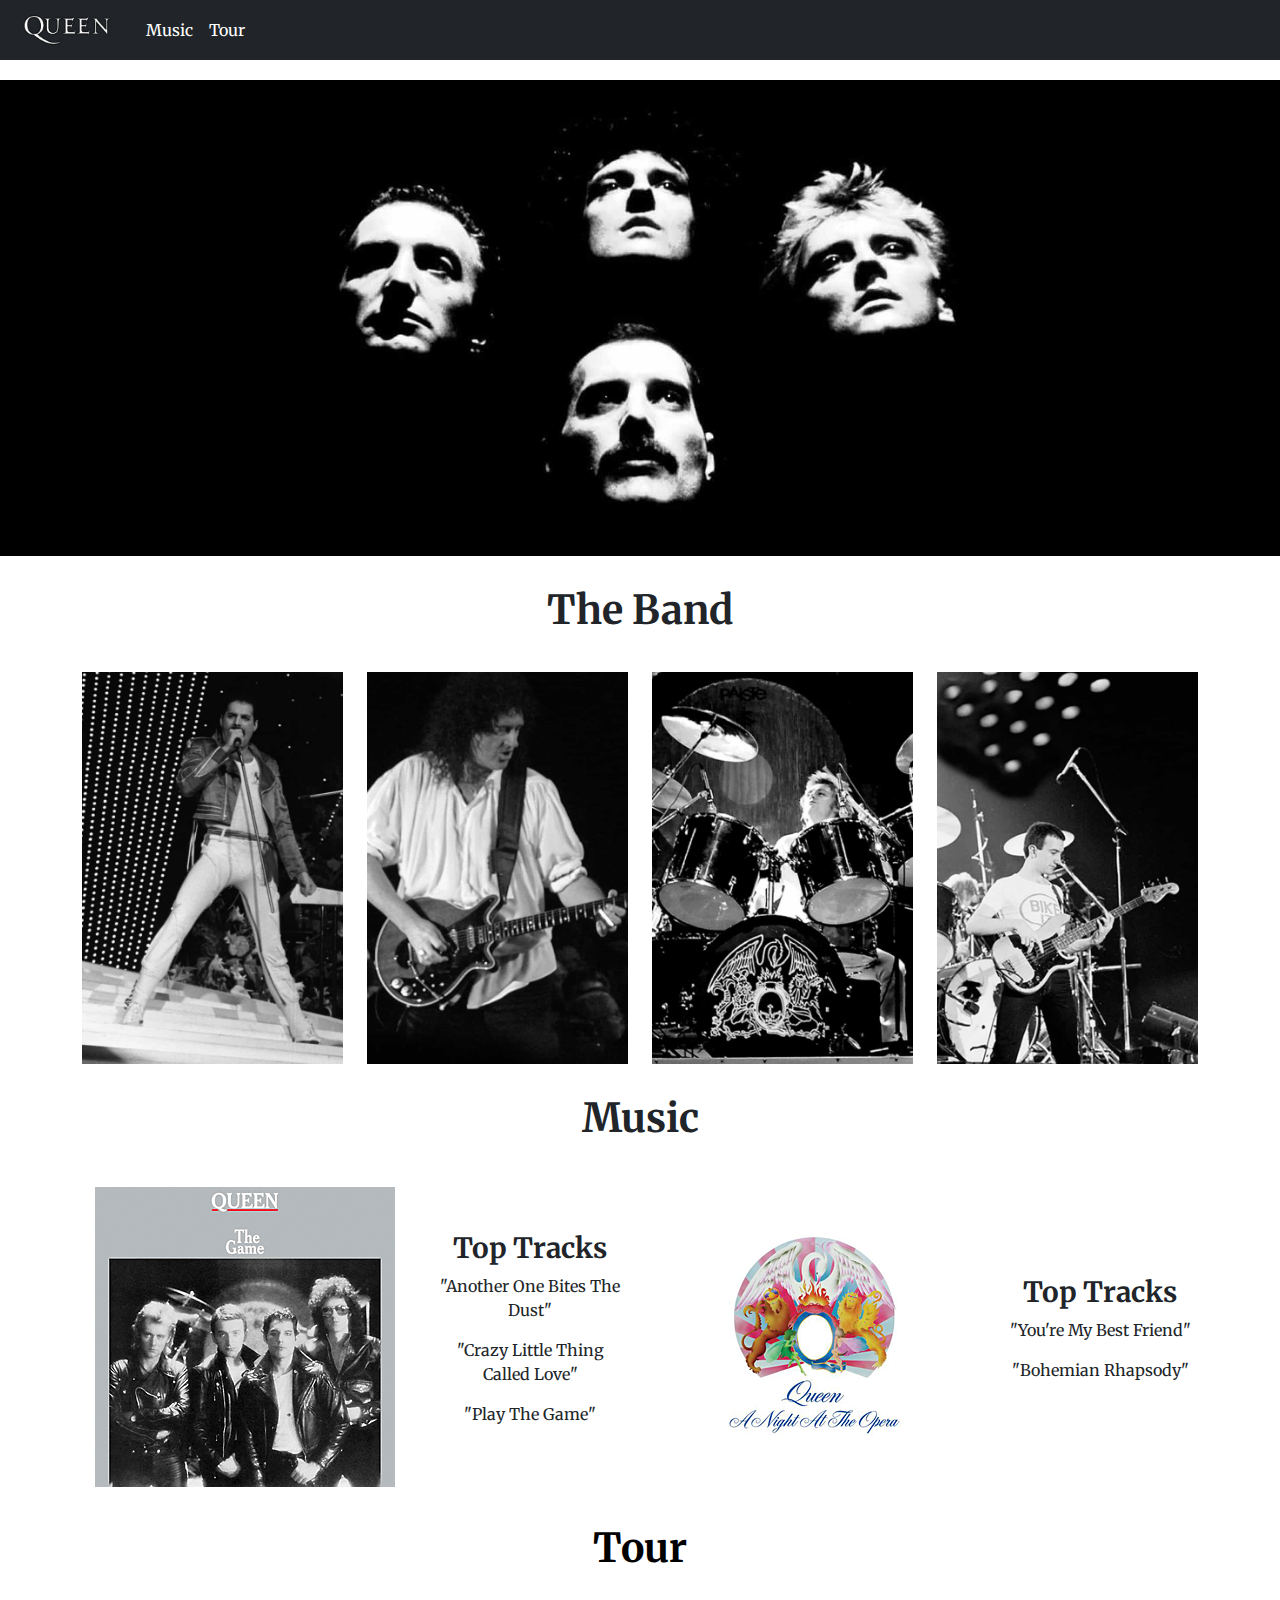
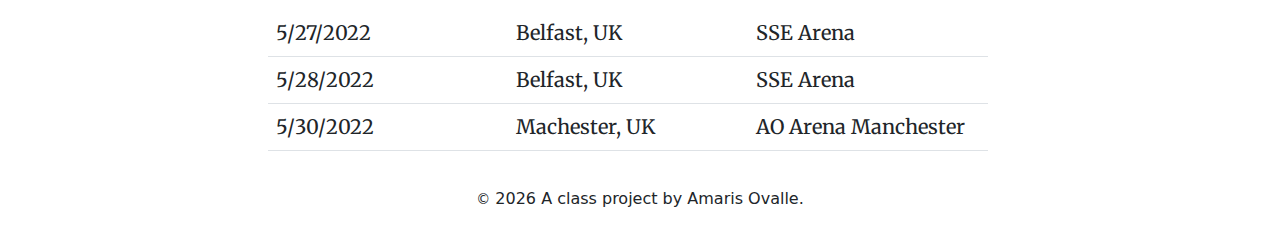
<file: docs/index.html>
<!doctype html>
<html lang="en">
  <!-- A Intro to Coding for Journalists class project -->
  <head>
    <title>Queen | Home</title>
    <meta name="description" content="Default description">
    <meta charset="utf-8">
    <meta http-equiv="X-UA-Compatible" content="IE=edge"/>
    <meta name="viewport" content="width=device-width, initial-scale=1, maximum-scale=1">
    <link rel="stylesheet" href="css/main.css">
    <link href="https://fonts.googleapis.com/css2?family=Merriweather&family=Signika+Negative&display=swap" rel="stylesheet">
  </head>
  <body>
    <nav class="navbar navbar-expand-lg bg-dark" data-bs-theme="dark">
  <div class="container-fluid">
    <a class="navbar-brand" href="index.html">
      <img class="nav-header" src="img/queen-logo-white.png">
    </a>
    <button class="navbar-toggler" type="button" data-bs-toggle="collapse" data-bs-target="#navbarNavDropdown" aria-controls="navbarNavDropdown" aria-expanded="false" aria-label="Toggle navigation">
      <span class="navbar-toggler-icon"></span>
    </button>
    <div class="collapse navbar-collapse" id="navbarNav">
      <ul class="navbar-nav">
        <a class="nav-link active" aria-current="page" href="music.html">Music
        </a>
        <a class="nav-link active" aria-current="page" href="tour.html">Tour
        </a>
      </ul>
    </div>
  </div>
</nav>

    
<div id="jumbo">
  <div class="row">
      <img class="img-fluid" src="./img/queen-band-wallpaper-thin.jpg" >
    </div>
</div>
<article class="container">
    <div class="row">
      <h2>The Band</h2>
    
    <div class="members col-md">
      <a href="members/freddie-mercury.html" target="_self" class="img-overlay"><img src="./img/members/freddie-mercury-bw.jpg" class="img-fluid">
      <div class="overlay">
        <div class="overlay-text">
          Freddie Mercury
        </div>
      </div>
      </a>
    </div>
    
    <div class="members col-md">
      <a href="members/brian-may.html" target="_self" class="img-overlay"><img src="./img/members/brian-may-bw.jpg" class="img-fluid">
      <div class="overlay">
        <div class="overlay-text">
          Brian May
        </div>
      </div>
      </a>
    </div>
    
    <div class="members col-md">
      <a href="members/roger-taylor.html" target="_self" class="img-overlay"><img src="./img/members/roger-taylor-bw.jpg" class="img-fluid">
      <div class="overlay">
        <div class="overlay-text">
          Roger Taylor
        </div>
      </div>
      </a>
    </div>
    
    <div class="members col-md">
      <a href="members/john-deacon.html" target="_self" class="img-overlay"><img src="./img/members/john-deacon-bw.jpg" class="img-fluid">
      <div class="overlay">
        <div class="overlay-text">
          John Deacon
        </div>
      </div>
      </a>
    </div>
    
</div>
  <h2>Music</h2>
  <div class="row">
    <div class="col-sm">
      <button class="btn btn-default">
        <a href="music.html"><img src="img/discs/Queen_The_Game.png"></a>
      </button>
    </div>
    <div class="music-prev col-sm">
      <h3>Top Tracks</h3>
      <p>"Another One Bites The Dust"</p>
      <p>"Crazy Little Thing Called Love"</p>
      <p>"Play The Game"</p>
    </div>
    <div class="col-sm">
      <button class="btn btn-default">
        <a href="music.html"><img src="img/discs/Queen_A_Night_At_The_Opera.png"> </a>
      </button>
    </div>
    <div class="music-prev col-sm">
      <h3>Top Tracks</h3>
      <p>"You're My Best Friend"</p>
      <p>"Bohemian Rhapsody"</p>
    </div>
    <h2><a href="tour.html">
    <!-- will use css to not make this look ugly and blue -->
    Tour
    </a></h2>
    <div class="row justify-content-md-center">
    <div class="col-md-8">
      <table class="table">
        <tbody>
          <tr>
            <td width="30%">5/27/2022</td>
            <td width="30%">Belfast, UK</td>
            <td width="30%">SSE Arena</td>
          </tr>
          <tr>
            <td width="30%">5/28/2022</td>
            <td width="30%">Belfast, UK</td>
            <td width="30%">SSE Arena</td>
          </tr>
          <tr>
            <td width="30%">5/30/2022</td>
            <td width="30%">Machester, UK</td>
            <td width="30%">AO Arena Manchester</td>
          </tr>
      </table>
    </div>
  </div>
  </div>

</article>


    <footer>
<p id="legal" class="center-block text-center">
  <small>&copy;</small> <span class="copyright-year"></span>
  A class project by Amaris Ovalle.
</p>
</footer>


    

    <script src="js/jquery.js"></script>
    <script src="js/bootstrap.bundle.min.js"></script>
    <script src="js/scripts.js"></script>
  </body>
</html>
</file>
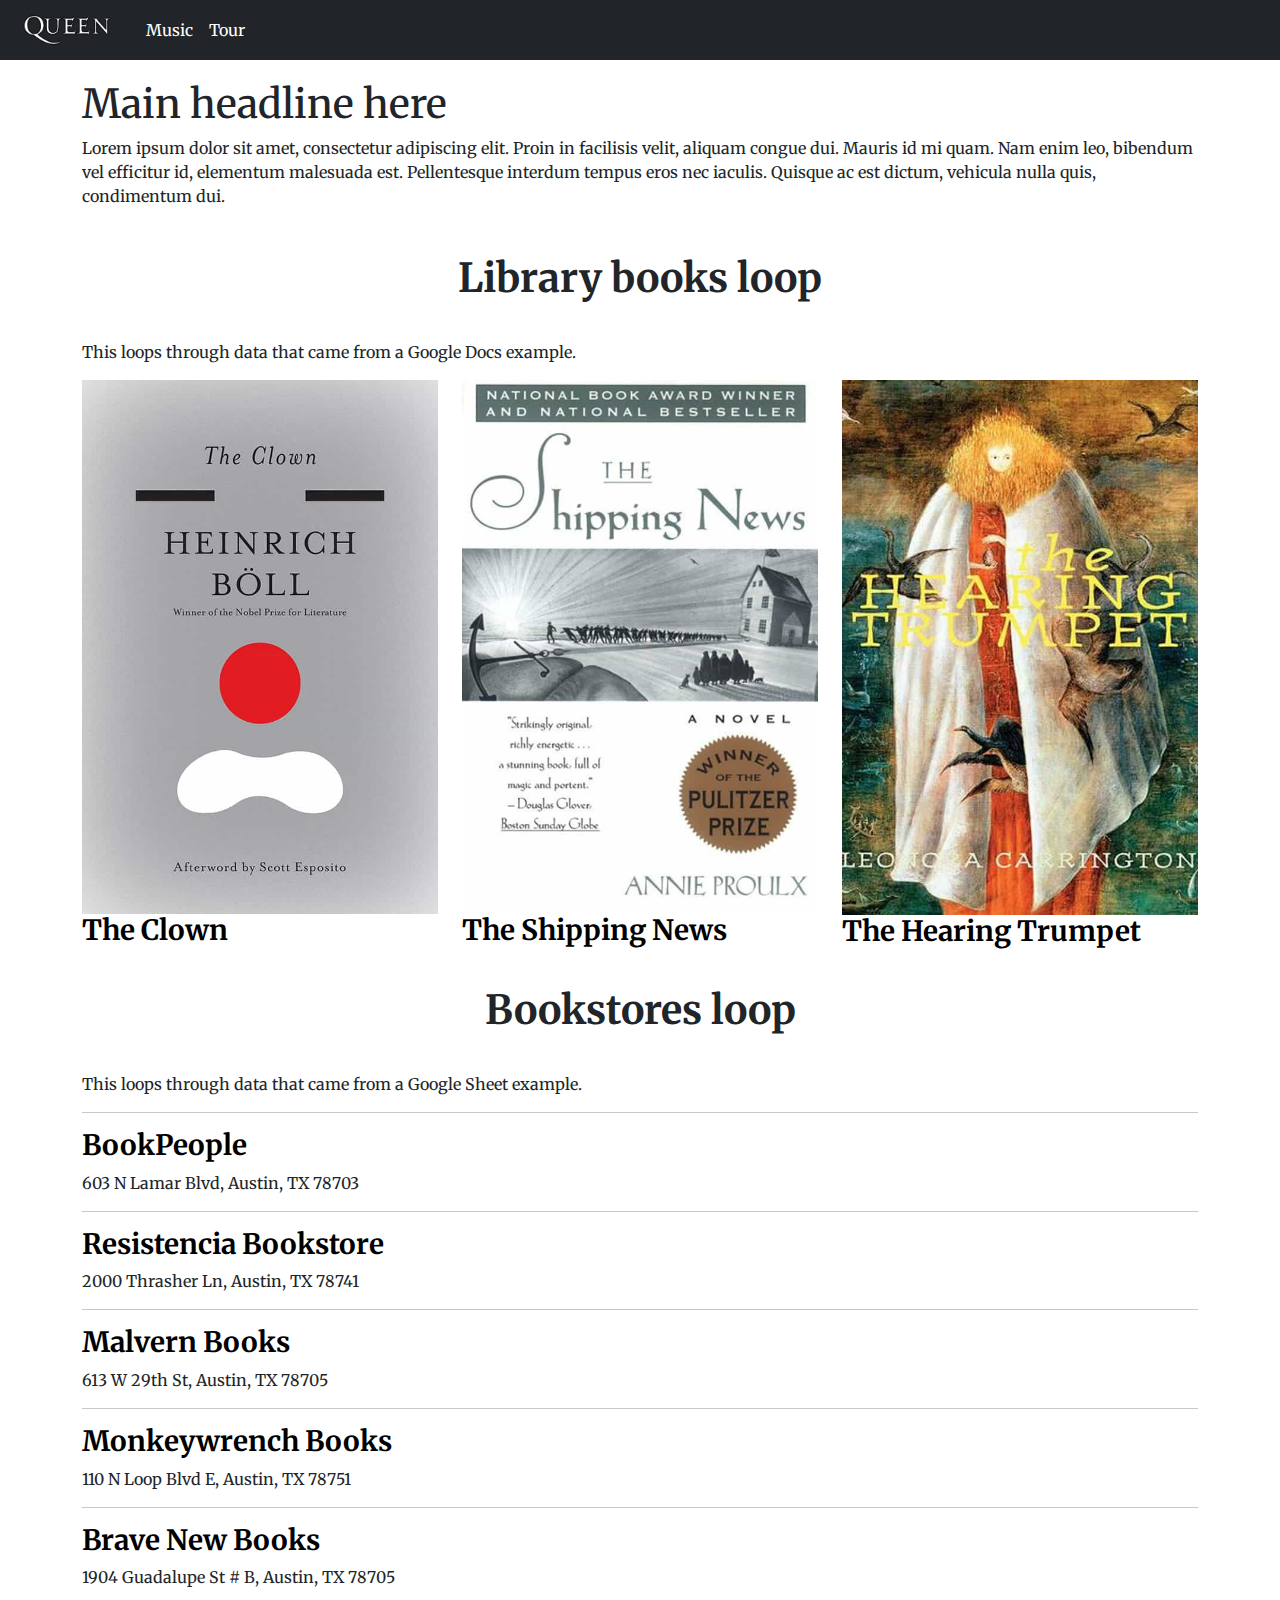
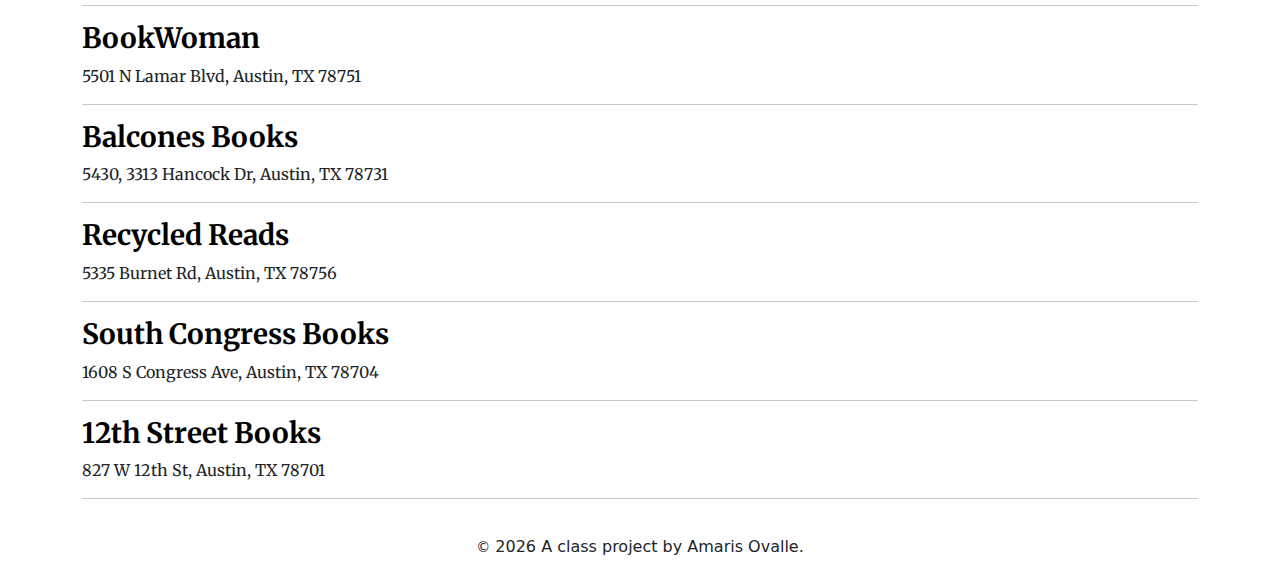
<file: docs/index-example.html>
<!doctype html>
<html lang="en">
  <!-- A Intro to Coding for Journalists class project -->
  <head>
    <title>Queen |Index page title</title>
    <meta name="description" content="The index search description for this page goes here.">
    <meta charset="utf-8">
    <meta http-equiv="X-UA-Compatible" content="IE=edge"/>
    <meta name="viewport" content="width=device-width, initial-scale=1, maximum-scale=1">
    <link rel="stylesheet" href="css/main.css">
    <link href="https://fonts.googleapis.com/css2?family=Merriweather&family=Signika+Negative&display=swap" rel="stylesheet">
  </head>
  <body>
    <nav class="navbar navbar-expand-lg bg-dark" data-bs-theme="dark">
  <div class="container-fluid">
    <a class="navbar-brand" href="index.html">
      <img class="nav-header" src="img/queen-logo-white.png">
    </a>
    <button class="navbar-toggler" type="button" data-bs-toggle="collapse" data-bs-target="#navbarNavDropdown" aria-controls="navbarNavDropdown" aria-expanded="false" aria-label="Toggle navigation">
      <span class="navbar-toggler-icon"></span>
    </button>
    <div class="collapse navbar-collapse" id="navbarNav">
      <ul class="navbar-nav">
        <a class="nav-link active" aria-current="page" href="music.html">Music
        </a>
        <a class="nav-link active" aria-current="page" href="tour.html">Tour
        </a>
      </ul>
    </div>
  </div>
</nav>

    
<div class="container">
  <h1>Main headline here</h1>
  <p>Lorem ipsum dolor sit amet, consectetur adipiscing elit. Proin in facilisis velit, aliquam congue dui. Mauris id mi quam. Nam enim leo, bibendum vel efficitur id, elementum malesuada est. Pellentesque interdum tempus eros nec iaculis. Quisque ac est dictum, vehicula nulla quis, condimentum dui.</p>
  <h2>Library books loop</h2>
  <p>This loops through data that came from a Google Docs example.</p>
  <div class="row h-40">
    
      <div class="col">
        <img src="img/the-clown.jpg" alt="" class="img-fluid">
        <h3><a href="books/the-clown.html">The Clown</a></h3>
      </div>
    
      <div class="col">
        <img src="img/the-shipping-news.jpg" alt="" class="img-fluid">
        <h3><a href="books/the-shipping-news.html">The Shipping News</a></h3>
      </div>
    
      <div class="col">
        <img src="img/the-hearing-trumpet.jpg" alt="" class="img-fluid">
        <h3><a href="books/the-hearing-trumpet.html">The Hearing Trumpet</a></h3>
      </div>
    
  </div>
  <h2>Bookstores loop</h2>
  <p>This loops through data that came from a Google Sheet example.</p>
  <hr>
  
    <h3><a href="https://www.bookpeople.com/" target="_blank">BookPeople</a></h3>
    <p>603 N Lamar Blvd, Austin, TX 78703</p>
    <hr>
  
    <h3><a href="https://www.resistenciabooks.com/" target="_blank">Resistencia Bookstore</a></h3>
    <p>2000 Thrasher Ln, Austin, TX 78741</p>
    <hr>
  
    <h3><a href="http://malvernbooks.com/" target="_blank">Malvern Books</a></h3>
    <p>613 W 29th St, Austin, TX 78705</p>
    <hr>
  
    <h3><a href="https://www.monkeywrenchbooks.org/" target="_blank">Monkeywrench Books</a></h3>
    <p>110 N Loop Blvd E, Austin, TX 78751</p>
    <hr>
  
    <h3><a href="https://www.facebook.com/bravenewbookstore/" target="_blank">Brave New Books</a></h3>
    <p>1904 Guadalupe St # B, Austin, TX 78705</p>
    <hr>
  
    <h3><a href="https://www.ebookwoman.com/" target="_blank">BookWoman</a></h3>
    <p>5501 N Lamar Blvd, Austin, TX 78751</p>
    <hr>
  
    <h3><a href="https://balconesbooks.com/" target="_blank">Balcones Books</a></h3>
    <p>5430, 3313 Hancock Dr, Austin, TX 78731</p>
    <hr>
  
    <h3><a href="http://library.austintexas.gov/recycled-reads" target="_blank">Recycled Reads</a></h3>
    <p>5335 Burnet Rd, Austin, TX 78756</p>
    <hr>
  
    <h3><a href="https://southcongressbooks.com/" target="_blank">South Congress Books</a></h3>
    <p>1608 S Congress Ave, Austin, TX 78704</p>
    <hr>
  
    <h3><a href="https://www.12thstreetbooks.com/" target="_blank">12th Street Books</a></h3>
    <p>827 W 12th St, Austin, TX 78701</p>
    <hr>
  
</div>


    <footer>
<p id="legal" class="center-block text-center">
  <small>&copy;</small> <span class="copyright-year"></span>
  A class project by Amaris Ovalle.
</p>
</footer>


    

    <script src="js/jquery.js"></script>
    <script src="js/bootstrap.bundle.min.js"></script>
    <script src="js/scripts.js"></script>
  </body>
</html>
</file>
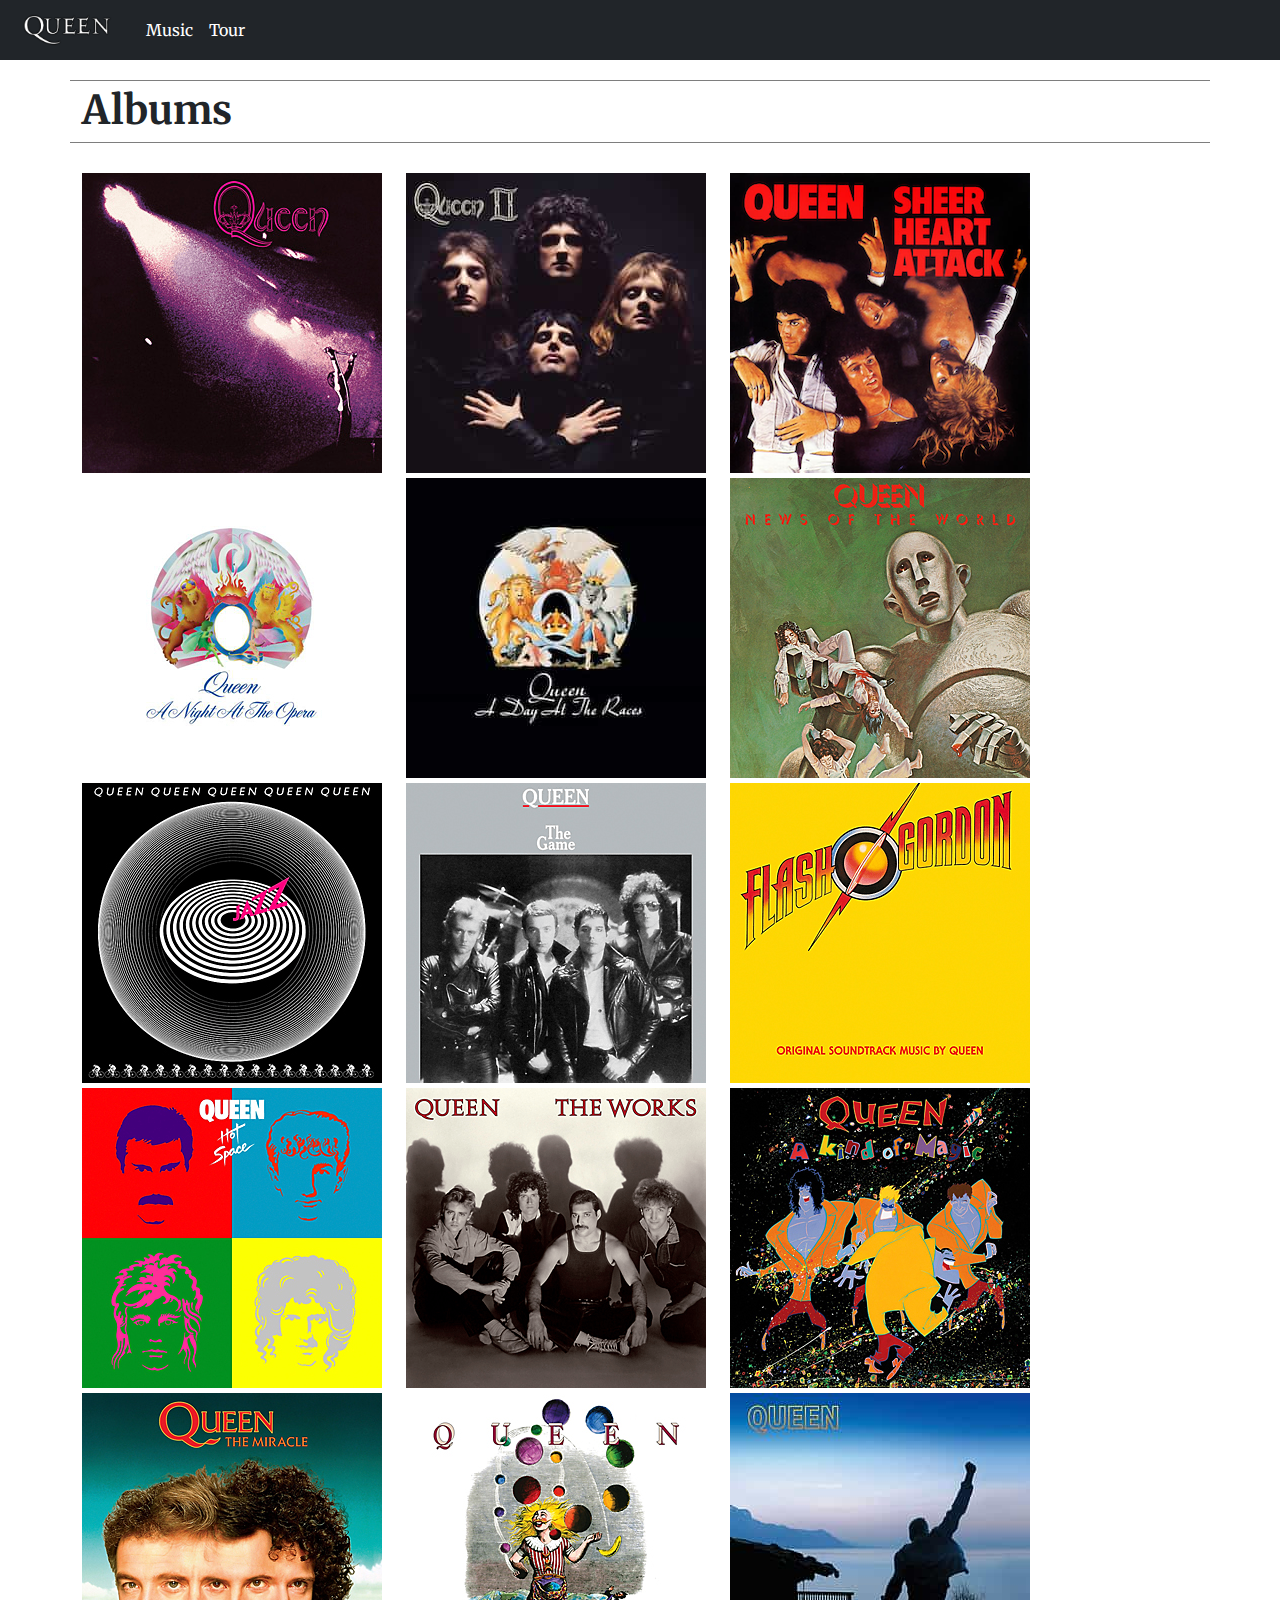
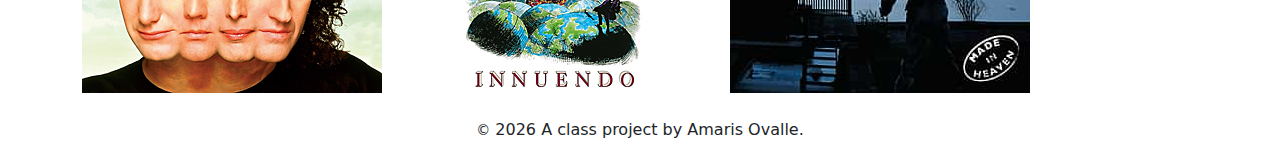
<file: docs/music.html>
<!doctype html>
<html lang="en">
  <!-- A Intro to Coding for Journalists class project -->
  <head>
    <title>Queen |Music</title>
    <meta name="description" content="A page that shows Queen's discography">
    <meta charset="utf-8">
    <meta http-equiv="X-UA-Compatible" content="IE=edge"/>
    <meta name="viewport" content="width=device-width, initial-scale=1, maximum-scale=1">
    <link rel="stylesheet" href="css/main.css">
    <link href="https://fonts.googleapis.com/css2?family=Merriweather&family=Signika+Negative&display=swap" rel="stylesheet">
  </head>
  <body>
    <nav class="navbar navbar-expand-lg bg-dark" data-bs-theme="dark">
  <div class="container-fluid">
    <a class="navbar-brand" href="index.html">
      <img class="nav-header" src="img/queen-logo-white.png">
    </a>
    <button class="navbar-toggler" type="button" data-bs-toggle="collapse" data-bs-target="#navbarNavDropdown" aria-controls="navbarNavDropdown" aria-expanded="false" aria-label="Toggle navigation">
      <span class="navbar-toggler-icon"></span>
    </button>
    <div class="collapse navbar-collapse" id="navbarNav">
      <ul class="navbar-nav">
        <a class="nav-link active" aria-current="page" href="music.html">Music
        </a>
        <a class="nav-link active" aria-current="page" href="tour.html">Tour
        </a>
      </ul>
    </div>
  </div>
</nav>

    
<article class="container">
    <!-- i'm going to add the overlay effect to the albums too, unless it's too much. i'll also be adding spotify links to each of these -->
    <div class="row">
      <div class="text">
        <h2 class="bios" style="text-align:left">Albums</h2>
      </div>
      
      <div class="album col-md-4" style="max-width: 30%">
        <div class="album col-md-4">
          <a href="https://open.spotify.com/album/5SSpz2RyyEhLt5FDymT4Ph?si=6gMVfloIRSWKZwNHyWAAPg.html" class="img-overlay" target="_blank">
            <img src="./img/discs/Queen_Queen.png" class="img-fluid album">
              <div class="overlay">
                <div class="overlay-text">Queen
                  <p>1973</p>
                </div>
              </div>
          </a>
        </div>
      </div>
 
    
      <div class="album col-md-4" style="max-width: 30%">
        <div class="album col-md-4">
          <a href="https://open.spotify.com/album/6Cg1pPfnfFXlR1qH2H6NDL?si=qERFVTpOTRSoy2siCmLpTA.html" class="img-overlay" target="_blank">
            <img src="./img/discs/Queen_Queen_II.jpg" class="img-fluid album">
              <div class="overlay">
                <div class="overlay-text">Queen II
                  <p>1974</p>
                </div>
              </div>
          </a>
        </div>
      </div>
 
    
      <div class="album col-md-4" style="max-width: 30%">
        <div class="album col-md-4">
          <a href="https://open.spotify.com/album/5CooX2xg5YibepSfjbRFNT?si=SM9iA6J2RCa_mYuvAc6-Rw.html" class="img-overlay" target="_blank">
            <img src="./img/discs/Queen_Sheer_Heart_Attack.png" class="img-fluid album">
              <div class="overlay">
                <div class="overlay-text">Sheer Heart Attack
                  <p>1974</p>
                </div>
              </div>
          </a>
        </div>
      </div>
 
    
      <div class="album col-md-4" style="max-width: 30%">
        <div class="album col-md-4">
          <a href="https://open.spotify.com/album/7HVoV2lgVsmuiHsjbbUJB4?si=72EcOEN1TByUeqk_uG2J7g.html" class="img-overlay" target="_blank">
            <img src="./img/discs/Queen_A_Night_At_The_Opera.png" class="img-fluid album">
              <div class="overlay">
                <div class="overlay-text">A Night at the Opera
                  <p>1975</p>
                </div>
              </div>
          </a>
        </div>
      </div>
 
    
      <div class="album col-md-4" style="max-width: 30%">
        <div class="album col-md-4">
          <a href="https://open.spotify.com/album/4kmYoWtWvAIS43KwGuRb50?si=0aGcH-i0QkyMwildgURzLA.html" class="img-overlay" target="_blank">
            <img src="./img/discs/Queen_A_Day_at_the_Races.jpg" class="img-fluid album">
              <div class="overlay">
                <div class="overlay-text">A Day at the Races
                  <p>1976</p>
                </div>
              </div>
          </a>
        </div>
      </div>
 
    
      <div class="album col-md-4" style="max-width: 30%">
        <div class="album col-md-4">
          <a href="https://open.spotify.com/album/4UyCb7lKdDqj4sSvAEh8w9?si=8wlLOI73TD6HpcMmdn4pCQ.html" class="img-overlay" target="_blank">
            <img src="./img/discs/Queen_News_Of_The_World.png" class="img-fluid album">
              <div class="overlay">
                <div class="overlay-text">News of the World
                  <p>1977</p>
                </div>
              </div>
          </a>
        </div>
      </div>
 
    
      <div class="album col-md-4" style="max-width: 30%">
        <div class="album col-md-4">
          <a href="https://open.spotify.com/album/4mbkkOGZS6inHP2di2jaqS?si=zQUXx0HMRFKjQVr3GBfoAQ.html" class="img-overlay" target="_blank">
            <img src="./img/discs/Queen_Jazz.png" class="img-fluid album">
              <div class="overlay">
                <div class="overlay-text">Jazz
                  <p>1978</p>
                </div>
              </div>
          </a>
        </div>
      </div>
 
    
      <div class="album col-md-4" style="max-width: 30%">
        <div class="album col-md-4">
          <a href="https://open.spotify.com/album/0JY06ZYYyah5h3IUNtj32d?si=w2ASrOuoTK-n3kQuLt3CbA.html" class="img-overlay" target="_blank">
            <img src="./img/discs/Queen_The_Game.png" class="img-fluid album">
              <div class="overlay">
                <div class="overlay-text">The Game
                  <p>1980</p>
                </div>
              </div>
          </a>
        </div>
      </div>
 
    
      <div class="album col-md-4" style="max-width: 30%">
        <div class="album col-md-4">
          <a href="https://open.spotify.com/album/0pZMBVdw7rLCklrrcxIbOy?si=8z-_5t8ESqaUna9OSylvmg.html" class="img-overlay" target="_blank">
            <img src="./img/discs/Queen_Flash_Gordon.png" class="img-fluid album">
              <div class="overlay">
                <div class="overlay-text">Flash Gordon (Original Soundtrack)
                  <p>1980</p>
                </div>
              </div>
          </a>
        </div>
      </div>
 
    
      <div class="album col-md-4" style="max-width: 30%">
        <div class="album col-md-4">
          <a href="https://open.spotify.com/album/4IdoZg7qwE1VAfeqrBRuhC?si=hduZbnKHTy6bzxrSzM1--Q.html" class="img-overlay" target="_blank">
            <img src="./img/discs/Queen_Hot_Space.png" class="img-fluid album">
              <div class="overlay">
                <div class="overlay-text">Hot Space
                  <p>1982</p>
                </div>
              </div>
          </a>
        </div>
      </div>
 
    
      <div class="album col-md-4" style="max-width: 30%">
        <div class="album col-md-4">
          <a href="https://open.spotify.com/album/2YcZlfU3fVThUasW4hHI24?si=70eSJsdURBKYJ1jTBSLWHQ.html" class="img-overlay" target="_blank">
            <img src="./img/discs/Queen_The_Works.png" class="img-fluid album">
              <div class="overlay">
                <div class="overlay-text">The Works
                  <p>1984</p>
                </div>
              </div>
          </a>
        </div>
      </div>
 
    
      <div class="album col-md-4" style="max-width: 30%">
        <div class="album col-md-4">
          <a href="https://open.spotify.com/album/19DjDiLPQM5kXc25vpuNn2?si=WOHdU6cESiK43DRzyCCoDQ.html" class="img-overlay" target="_blank">
            <img src="./img/discs/Queen_A_Kind_Of_Magic.png" class="img-fluid album">
              <div class="overlay">
                <div class="overlay-text">A Kind of Magic
                  <p>1986</p>
                </div>
              </div>
          </a>
        </div>
      </div>
 
    
      <div class="album col-md-4" style="max-width: 30%">
        <div class="album col-md-4">
          <a href="https://open.spotify.com/album/5IQU4NUxVKn0tdBpJjKCyd?si=inVUPVe-TESTUeNvFYNPKQ.html" class="img-overlay" target="_blank">
            <img src="./img/discs/Queen_The_Miracle.png" class="img-fluid album">
              <div class="overlay">
                <div class="overlay-text">The Miracle
                  <p>1989</p>
                </div>
              </div>
          </a>
        </div>
      </div>
 
    
      <div class="album col-md-4" style="max-width: 30%">
        <div class="album col-md-4">
          <a href="https://open.spotify.com/album/3jYy7yGNCysTHE8MKrIF1k?si=LELTp2S4TIO81rSDaepvZA.html" class="img-overlay" target="_blank">
            <img src="./img/discs/Queen_Innuendo.png" class="img-fluid album">
              <div class="overlay">
                <div class="overlay-text">Innuendo
                  <p>1991</p>
                </div>
              </div>
          </a>
        </div>
      </div>
 
    
      <div class="album col-md-4" style="max-width: 30%">
        <div class="album col-md-4">
          <a href="https://open.spotify.com/album/2FkwqbLE84vjGOeTJMzRfF?si=lg7EQPJmQ_WQ6P2iVLViDA.html" class="img-overlay" target="_blank">
            <img src="./img/discs/Queen_Made_in_Heaven.jpg" class="img-fluid album">
              <div class="overlay">
                <div class="overlay-text">Made in Heaven
                  <p>1995</p>
                </div>
              </div>
          </a>
        </div>
      </div>
 
    
    
    </div>
</article>




    <footer>
<p id="legal" class="center-block text-center">
  <small>&copy;</small> <span class="copyright-year"></span>
  A class project by Amaris Ovalle.
</p>
</footer>


    

    <script src="js/jquery.js"></script>
    <script src="js/bootstrap.bundle.min.js"></script>
    <script src="js/scripts.js"></script>
  </body>
</html>
</file>
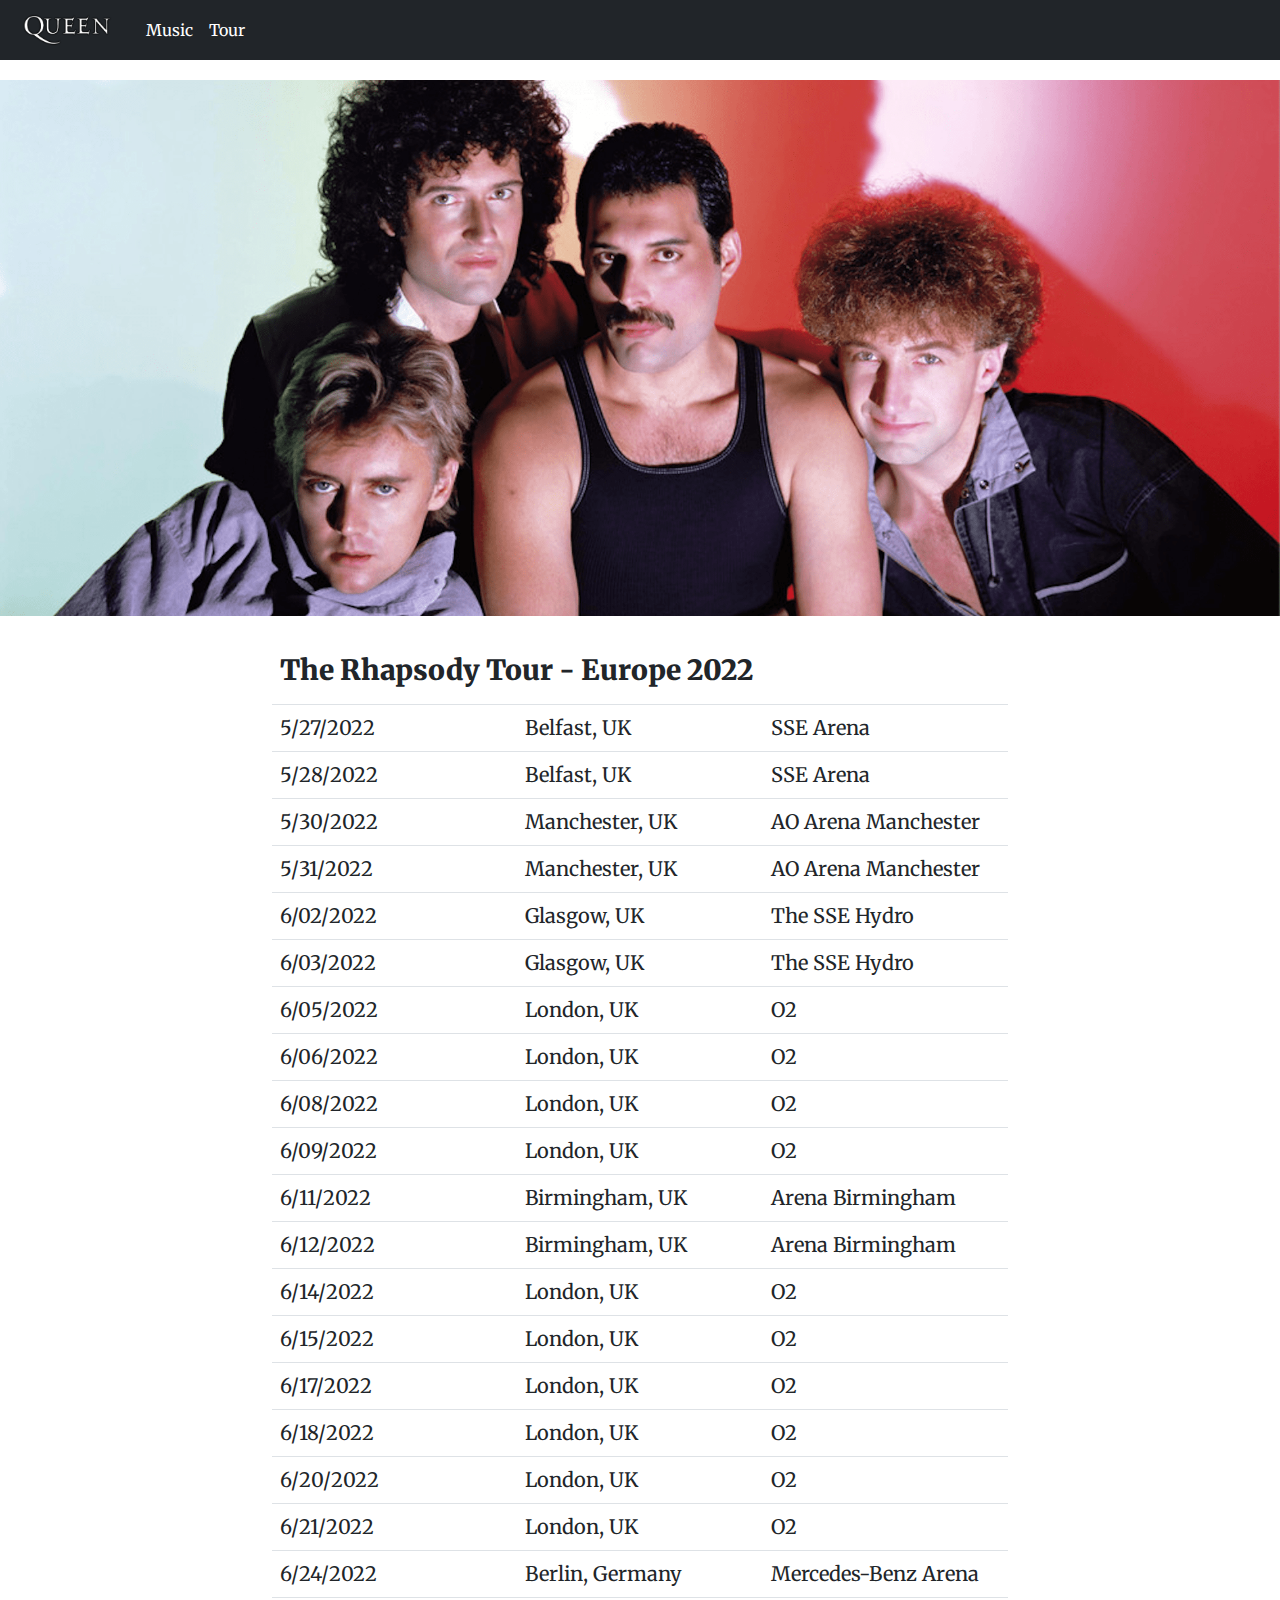
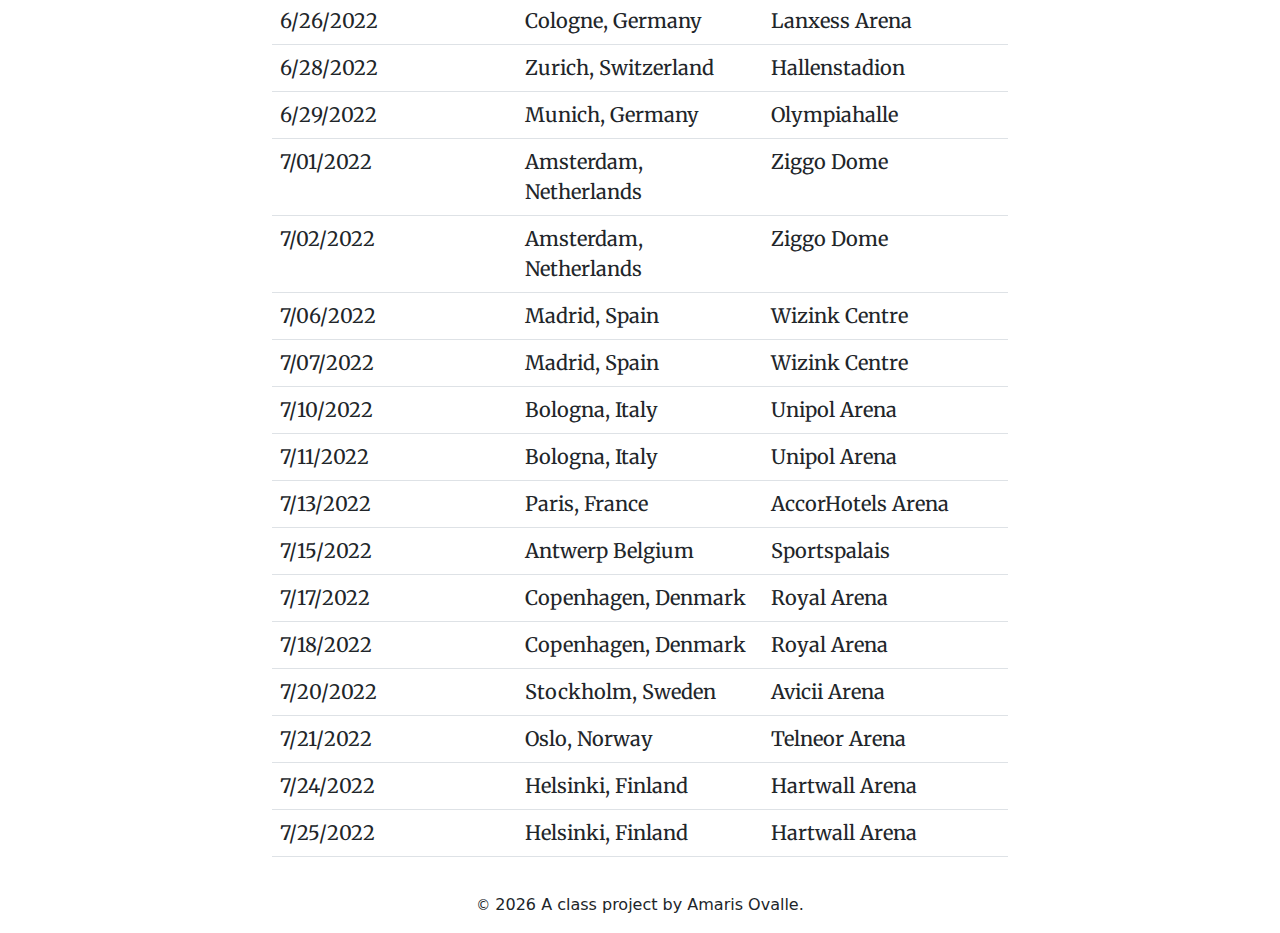
<file: docs/tour.html>
<!doctype html>
<html lang="en">
  <!-- A Intro to Coding for Journalists class project -->
  <head>
    <title>Queen |Tour</title>
    <meta name="description" content="Default description">
    <meta charset="utf-8">
    <meta http-equiv="X-UA-Compatible" content="IE=edge"/>
    <meta name="viewport" content="width=device-width, initial-scale=1, maximum-scale=1">
    <link rel="stylesheet" href="css/main.css">
    <link href="https://fonts.googleapis.com/css2?family=Merriweather&family=Signika+Negative&display=swap" rel="stylesheet">
  </head>
  <body>
    <nav class="navbar navbar-expand-lg bg-dark" data-bs-theme="dark">
  <div class="container-fluid">
    <a class="navbar-brand" href="index.html">
      <img class="nav-header" src="img/queen-logo-white.png">
    </a>
    <button class="navbar-toggler" type="button" data-bs-toggle="collapse" data-bs-target="#navbarNavDropdown" aria-controls="navbarNavDropdown" aria-expanded="false" aria-label="Toggle navigation">
      <span class="navbar-toggler-icon"></span>
    </button>
    <div class="collapse navbar-collapse" id="navbarNav">
      <ul class="navbar-nav">
        <a class="nav-link active" aria-current="page" href="music.html">Music
        </a>
        <a class="nav-link active" aria-current="page" href="tour.html">Tour
        </a>
      </ul>
    </div>
  </div>
</nav>

    

<!-- need to fix the width of the table -->
<div id="jumbo" style="padding-bottom: 30px">
  <div class="row">
    <img class="img-fluid" src="img/queen-group-copy.png" >
  </div>
</div>
<article class="container">
  <div class="row justify-content-md-center">
    <div class="col-md-8">
      <table class="table">
        <tbody>
          <tr>
            <th colspan="4"><h3>The Rhapsody Tour - Europe 2022</h3></th>
          </tr>
          
          <tr>
            <td width="30%">5/27/2022</td>
            <td width="30%">Belfast, UK</td>
            <td width="30%">SSE Arena</td>
          </tr>
        
          <tr>
            <td width="30%">5/28/2022</td>
            <td width="30%">Belfast, UK</td>
            <td width="30%">SSE Arena</td>
          </tr>
        
          <tr>
            <td width="30%">5/30/2022</td>
            <td width="30%">Manchester, UK</td>
            <td width="30%">AO Arena Manchester</td>
          </tr>
        
          <tr>
            <td width="30%">5/31/2022</td>
            <td width="30%">Manchester, UK</td>
            <td width="30%">AO Arena Manchester</td>
          </tr>
        
          <tr>
            <td width="30%">6/02/2022</td>
            <td width="30%">Glasgow, UK</td>
            <td width="30%">The SSE Hydro</td>
          </tr>
        
          <tr>
            <td width="30%">6/03/2022</td>
            <td width="30%">Glasgow, UK</td>
            <td width="30%">The SSE Hydro</td>
          </tr>
        
          <tr>
            <td width="30%">6/05/2022</td>
            <td width="30%">London, UK</td>
            <td width="30%">O2</td>
          </tr>
        
          <tr>
            <td width="30%">6/06/2022</td>
            <td width="30%">London, UK</td>
            <td width="30%">O2</td>
          </tr>
        
          <tr>
            <td width="30%">6/08/2022</td>
            <td width="30%">London, UK</td>
            <td width="30%">O2</td>
          </tr>
        
          <tr>
            <td width="30%">6/09/2022</td>
            <td width="30%">London, UK</td>
            <td width="30%">O2</td>
          </tr>
        
          <tr>
            <td width="30%">6/11/2022</td>
            <td width="30%">Birmingham, UK</td>
            <td width="30%">Arena Birmingham</td>
          </tr>
        
          <tr>
            <td width="30%">6/12/2022</td>
            <td width="30%">Birmingham, UK</td>
            <td width="30%">Arena Birmingham</td>
          </tr>
        
          <tr>
            <td width="30%">6/14/2022</td>
            <td width="30%">London, UK</td>
            <td width="30%">O2</td>
          </tr>
        
          <tr>
            <td width="30%">6/15/2022</td>
            <td width="30%">London, UK</td>
            <td width="30%">O2</td>
          </tr>
        
          <tr>
            <td width="30%">6/17/2022</td>
            <td width="30%">London, UK</td>
            <td width="30%">O2</td>
          </tr>
        
          <tr>
            <td width="30%">6/18/2022</td>
            <td width="30%">London, UK</td>
            <td width="30%">O2</td>
          </tr>
        
          <tr>
            <td width="30%">6/20/2022</td>
            <td width="30%">London, UK</td>
            <td width="30%">O2</td>
          </tr>
        
          <tr>
            <td width="30%">6/21/2022</td>
            <td width="30%">London, UK</td>
            <td width="30%">O2</td>
          </tr>
        
          <tr>
            <td width="30%">6/24/2022</td>
            <td width="30%">Berlin, Germany</td>
            <td width="30%">Mercedes-Benz Arena</td>
          </tr>
        
          <tr>
            <td width="30%">6/26/2022</td>
            <td width="30%">Cologne, Germany</td>
            <td width="30%">Lanxess Arena</td>
          </tr>
        
          <tr>
            <td width="30%">6/28/2022</td>
            <td width="30%">Zurich, Switzerland</td>
            <td width="30%">Hallenstadion</td>
          </tr>
        
          <tr>
            <td width="30%">6/29/2022</td>
            <td width="30%">Munich, Germany</td>
            <td width="30%">Olympiahalle</td>
          </tr>
        
          <tr>
            <td width="30%">7/01/2022</td>
            <td width="30%">Amsterdam, Netherlands</td>
            <td width="30%">Ziggo Dome</td>
          </tr>
        
          <tr>
            <td width="30%">7/02/2022</td>
            <td width="30%">Amsterdam, Netherlands</td>
            <td width="30%">Ziggo Dome</td>
          </tr>
        
          <tr>
            <td width="30%">7/06/2022</td>
            <td width="30%">Madrid, Spain</td>
            <td width="30%">Wizink Centre</td>
          </tr>
        
          <tr>
            <td width="30%">7/07/2022</td>
            <td width="30%">Madrid, Spain</td>
            <td width="30%">Wizink Centre</td>
          </tr>
        
          <tr>
            <td width="30%">7/10/2022</td>
            <td width="30%">Bologna, Italy</td>
            <td width="30%">Unipol Arena</td>
          </tr>
        
          <tr>
            <td width="30%">7/11/2022</td>
            <td width="30%">Bologna, Italy</td>
            <td width="30%">Unipol Arena</td>
          </tr>
        
          <tr>
            <td width="30%">7/13/2022</td>
            <td width="30%">Paris, France</td>
            <td width="30%">AccorHotels Arena</td>
          </tr>
        
          <tr>
            <td width="30%">7/15/2022</td>
            <td width="30%">Antwerp Belgium</td>
            <td width="30%">Sportspalais</td>
          </tr>
        
          <tr>
            <td width="30%">7/17/2022</td>
            <td width="30%">Copenhagen, Denmark</td>
            <td width="30%">Royal Arena</td>
          </tr>
        
          <tr>
            <td width="30%">7/18/2022</td>
            <td width="30%">Copenhagen, Denmark</td>
            <td width="30%">Royal Arena</td>
          </tr>
        
          <tr>
            <td width="30%">7/20/2022</td>
            <td width="30%">Stockholm, Sweden</td>
            <td width="30%">Avicii Arena</td>
          </tr>
        
          <tr>
            <td width="30%">7/21/2022</td>
            <td width="30%">Oslo, Norway</td>
            <td width="30%">Telneor Arena</td>
          </tr>
        
          <tr>
            <td width="30%">7/24/2022</td>
            <td width="30%">Helsinki, Finland</td>
            <td width="30%">Hartwall Arena</td>
          </tr>
        
          <tr>
            <td width="30%">7/25/2022</td>
            <td width="30%">Helsinki, Finland</td>
            <td width="30%">Hartwall Arena</td>
          </tr>
        
      </table>
    </div>
  </div>
</article>




    <footer>
<p id="legal" class="center-block text-center">
  <small>&copy;</small> <span class="copyright-year"></span>
  A class project by Amaris Ovalle.
</p>
</footer>


    

    <script src="js/jquery.js"></script>
    <script src="js/bootstrap.bundle.min.js"></script>
    <script src="js/scripts.js"></script>
  </body>
</html>
</file>
